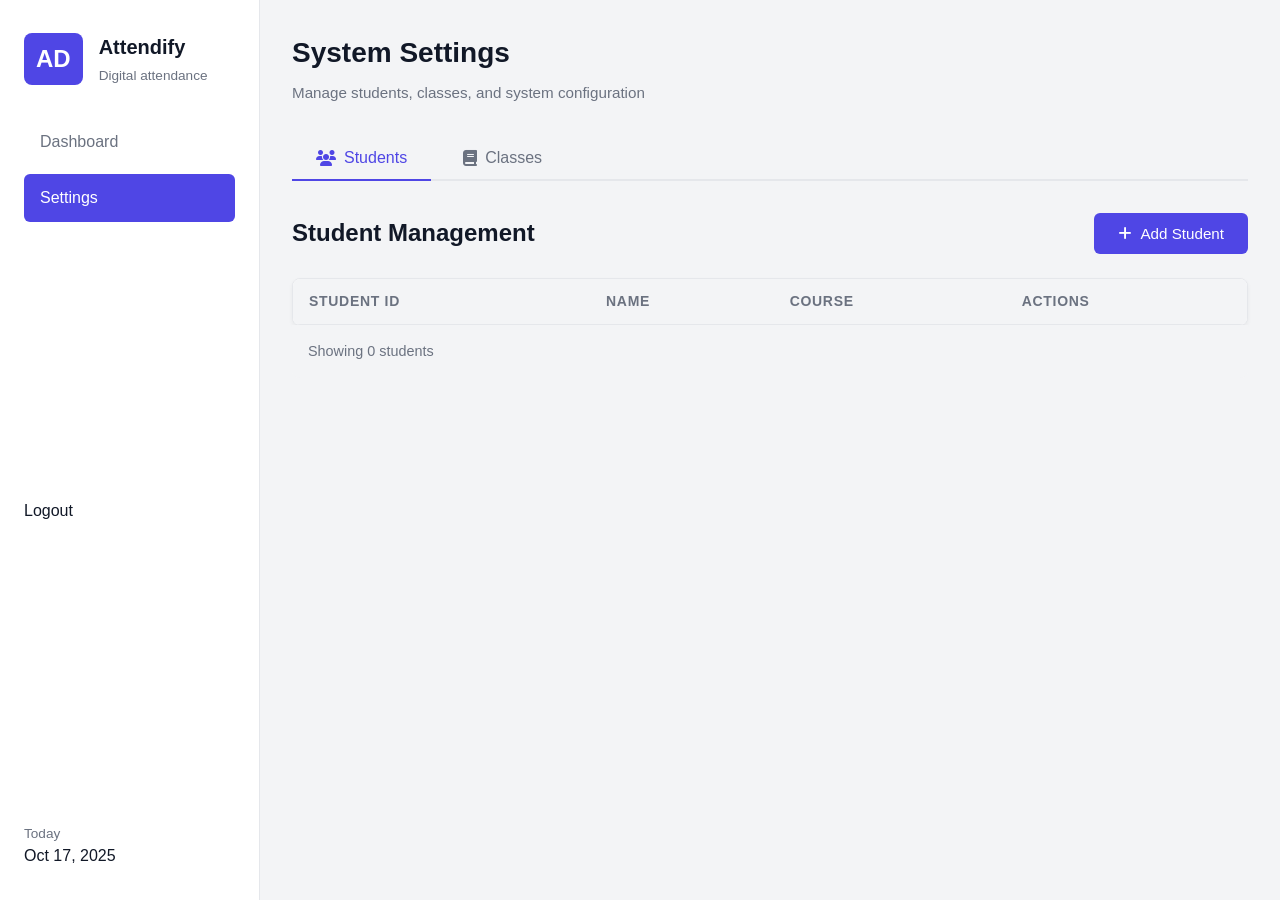
<file: html/dashboardSettingsPage.html>
<!DOCTYPE html>
<html lang="en">
<head>
  <meta charset="UTF-8">
  <meta name="viewport" content="width=device-width, initial-scale=1.0">
  <title>Admin Settings - Digital Attendance</title>
  <link rel="stylesheet" href="https://cdnjs.cloudflare.com/ajax/libs/font-awesome/6.4.0/css/all.min.css">
  <link rel="stylesheet" href="../css/styleForSettingsPage.css">
  <script src="../js/dashboardSettingsPage.js" defer></script>
</head>
<body>
  <div class="app">
    <!-- Sidebar -->
    <aside class="sidebar" id="sidebar">
      <div>
        <div class="brand">
          <div class="logo">AD</div>
          <div>
            <h1>Attendify</h1>
            <div class="kpi">Digital attendance</div>
          </div>
        </div>

        <nav>
          <a href="../html/indexForDashboardAdmin.html">Dashboard</a>
          <a href="#" class="active">Settings</a>
        </nav>
      </div>
      
      <div class="logout-section">
        <a href="../index.html" class="logout-btn">Logout</a>
      </div>

      <div class="today">
        <div class="muted">Today</div>
        <div class="date">Oct 17, 2025</div>
      </div>
    </aside>

    <!-- Main Content -->
    <main class="main">
      <button class="sidebar-toggle" id="toggleBtn">☰</button>

      <div class="header-content">
        <h1>System Settings</h1>
        <p>Manage students, classes, and system configuration</p>
      </div>

      <div class="tabs">
        <button class="tab-btn active" data-tab="students">
          <i class="fas fa-users"></i> Students
        </button>
        <button class="tab-btn" data-tab="classes">
          <i class="fas fa-book"></i> Classes
        </button>
      </div>

      <!-- Students Section -->
      <section id="students" class="tab-content active">
        <div class="section-header">
          <h2>Student Management</h2>
          <button class="add-btn" id="addStudentBtn">
            <i class="fas fa-plus"></i> Add Student
          </button>
        </div>
        <div class="table-container">
          <table id="studentTable">
            <thead>
              <tr>
                <th>Student ID</th>
                <th>Name</th>
                <th>Course</th>
                <th>Actions</th>
              </tr>
            </thead>
            <tbody>
              <!-- JS will populate students here -->
            </tbody>
          </table>
        </div>
        <div class="count-display" id="studentCount">Showing 0 students</div>
      </section>

      <!-- Classes Section -->
      <section id="classes" class="tab-content">
        <div class="section-header">
          <h2>Class Management</h2>
          <button class="add-btn" id="addClassBtn">
            <i class="fas fa-plus"></i> Add Class
          </button>
        </div>
        <div class="table-container">
          <table id="classTable">
            <thead>
              <tr>
                <th>Code</th>
                <th>Name</th>
                <th>Total Classes</th>
                <th>Instructor</th>
                <th>Schedule</th>
                <th>Room</th>
                <th>Actions</th>
              </tr>
            </thead>
            <tbody>
              <!-- JS will populate classes here -->
            </tbody>
          </table>
        </div>
        <div class="count-display" id="classCount">Showing 0 classes</div>
      </section>
    </main>
  </div>

  <!-- Student Modal -->
  <div id="studentModal" class="modal">
    <div class="modal-content">
      <div class="modal-header">
        <h3 class="modal-title" id="studentModalTitle">Add Student</h3>
        <button type="button" class="close-btn" id="closeStudentModal">&times;</button>
      </div>
      <form id="studentForm" method="POST" action="../php/addStudent.php">
        
        <div class="form-group">
          <label for="studentId">Student ID</label>
          <input class="form-input" id="studentId" name="studentId" placeholder="e.g., 2240..">
          <span class="error-message" id="studentIdError"></span>
        </div>

        <div class="form-group">
          <label for="studentName">First Name</label>
          <input class="form-input" id="studentName" name="studentName" placeholder="First Name">
          <span class="error-message" id="studentNameError"></span>
        </div>

        <div class="form-group">
          <label for="studentSurname">Last Name</label>
          <input class="form-input" id="studentSurname" name="studentSurname" placeholder="Last Name">
          <span class="error-message" id="studentSurnameError"></span>
        </div>

        <div class="form-group">
          <label for="studentPin">PIN</label>
          <input class="form-input" id="studentPin" name="studentPin" placeholder="4 digits" maxlength="4" type="password">
          <span class="error-message" id="studentPinError"></span>
        </div>

        <div class="form-group">
          <label for="studentCourse">Course Code</label>
          <input class="form-input" id="studentCourse" name="studentCourse" placeholder="Course Code">
          <span class="error-message" id="studentCourseError"></span>
        </div>

        <div class="modal-buttons">
          <button type="button" class="btn btn-cancel" id="cancelStudentBtn">Cancel</button>
          <button type="submit" class="btn btn-save" id="saveStudentBtn">Save Student</button>
        </div>
      </form>
    </div>
  </div>

<!-- Class Modal - UPDATED for Modules -->
<div id="classModal" class="modal">
  <div class="modal-content">
    <div class="modal-header">
      <h3 class="modal-title" id="classModalTitle">Add Class</h3>
      <button class="close-btn" id="closeClassModal">&times;</button>
    </div>
    <form id="classForm">
      <div class="form-group">
        <label class="form-label" for="classCode">Module Code</label>
        <input class="form-input" id="classCode" name="moduleCode" placeholder="e.g., WAD" required>
        <small style="color: #6b7280; font-size: 0.85rem;">Module code like WAD, DSA, DB</small>
      </div>
      
      <div class="form-group">
        <label class="form-label" for="className">Module Name</label>
        <input class="form-input" id="className" name="moduleName" placeholder="e.g., Web Application Development" required>
      </div>
      
      <!-- Total Sessions -->
      <div class="form-group">
        <label class="form-label" for="classTotalSessions">Total Sessions</label>
        <input class="form-input" id="classTotalSessions" name="totalSessions" 
               placeholder="How many classes will be held?" type="number" min="1" value="12" required>
        <small style="color: #6b7280; font-size: 0.85rem;">Total number of times this class will meet</small>
      </div>
      
      <div class="form-group">
        <label class="form-label" for="classInstructor">Instructor</label>
        <input class="form-input" id="classInstructor" name="instructor" placeholder="Instructor Name" required>
      </div>
      
      <div class="form-group">
        <label class="form-label" for="classDay">Day of Week</label>
        <select class="form-input" id="classDay" name="dayOfWeek" required>
          <option value="">Select a day</option>
          <option value="Monday">Monday</option>
          <option value="Tuesday">Tuesday</option>
          <option value="Wednesday">Wednesday</option>
          <option value="Thursday">Thursday</option>
          <option value="Friday">Friday</option>
          <option value="Saturday">Saturday</option>
          <option value="Sunday">Sunday</option>
        </select>
      </div>
      
      <div class="form-group">
        <label class="form-label" for="classStartTime">Start Time</label>
        <input class="form-input" id="classStartTime" name="startTime" type="time" required>
      </div>
      
      <div class="form-group">
        <label class="form-label" for="classEndTime">End Time</label>
        <input class="form-input" id="classEndTime" name="endTime" type="time" required>
      </div>
      
      <div class="form-group">
        <label class="form-label" for="classRoom">Room</label>
        <input class="form-input" id="classRoom" name="room" placeholder="e.g., A101" required>
      </div>
      
      <div class="modal-buttons">
        <button type="button" class="btn btn-cancel" id="cancelClassBtn">Cancel</button>
        <button class="btn btn-save" id="saveClassBtn" type="submit">Save Class</button>
      </div>
    </form>
  </div>
</div>

  <script>
    const toggleBtn = document.getElementById('toggleBtn');
    const sidebar = document.getElementById('sidebar');
    const navLinks = sidebar.querySelectorAll('nav a');

    toggleBtn.addEventListener('click', () => {
      sidebar.classList.toggle('show');
    });

    navLinks.forEach(link => {
      link.addEventListener('click', () => {
        if (window.innerWidth <= 768) {
          sidebar.classList.remove('show');
        }
      });
    });
  </script>
</body>
</html>
</file>
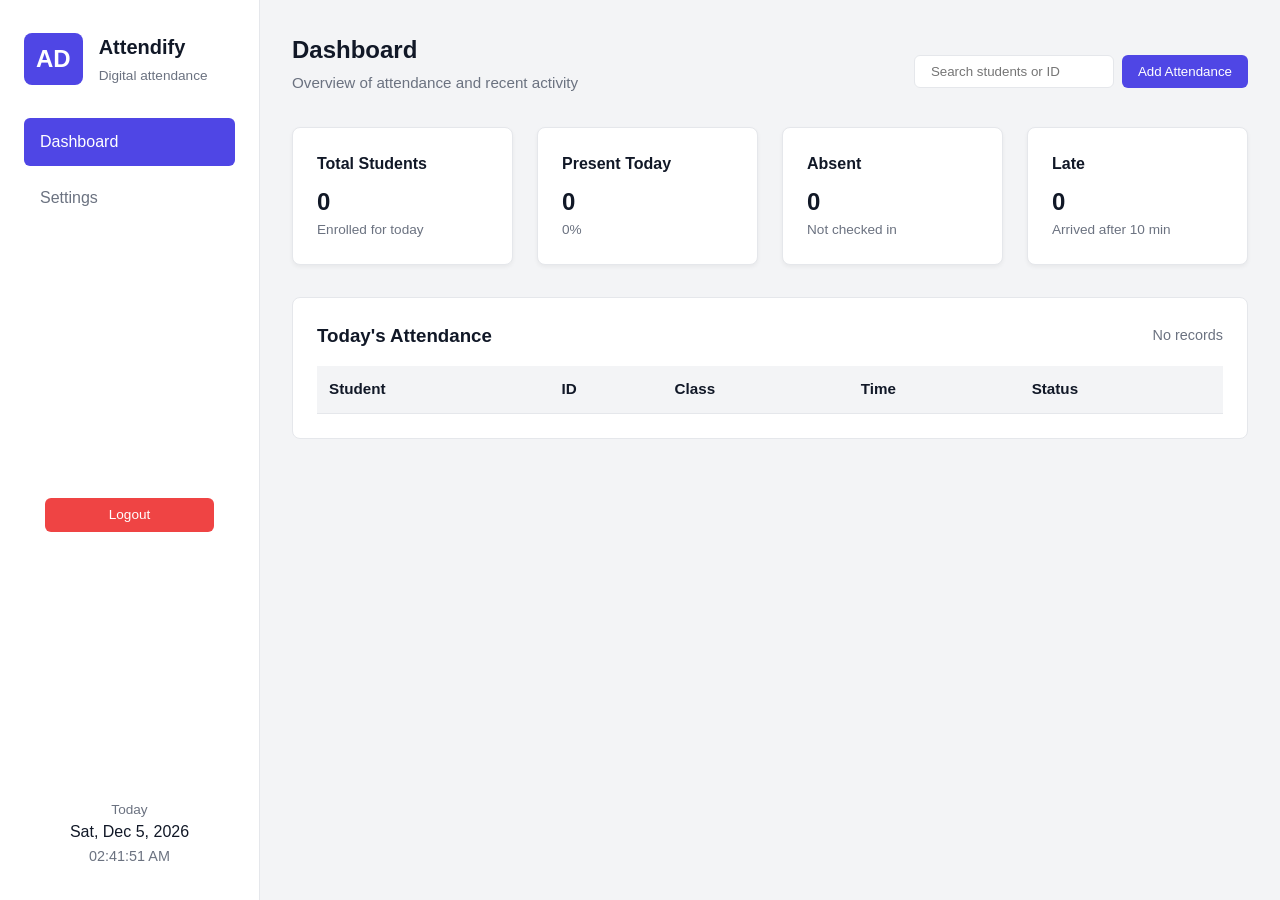
<file: html/indexForDashboardAdmin.html>
<!DOCTYPE html>
<html lang="en">
<head>
  <meta charset="UTF-8" />
  <meta name="viewport" content="width=device-width, initial-scale=1.0" />
  <title>Attendance Dashboard</title>
  <link rel="stylesheet" href="../css/styleForDashboard.css" />
  <script src="../js/dashboardAdmin.js" defer></script>
</head>
<body>
  <div class="app">
    <!-- Sidebar -->
    <aside class="sidebar" id="sidebar">
      <div class="sidebar-top">
        <div class="brand">
          <div class="logo">AD</div>
          <div>
            <h1>Attendify</h1>
            <div class="kpi">Digital attendance</div>
          </div>
        </div>

        <nav>
          <a href="#" class="active">Dashboard</a>
          <a href="../html/dashboardSettingsPage.html">Settings</a>
        </nav>
      </div>

      <a href="../index.html" class="logout-btn">Logout</a>

      <div class="today">
        <div class="muted">Today</div>
        <div class="date" id="todayDate"></div>
      </div>
    </aside>
    
    <div id="overlay"></div>


    <!-- Main Content -->
    <main class="main">
      <button class="sidebar-toggle" id="toggleBtn">☰</button>

      <div class="topbar">
        <div>
          <h2>Dashboard</h2>
          <div class="muted">Overview of attendance and recent activity</div>
        </div>

        <div class="search">
          <input type="text" id="searchInput" placeholder="Search students or ID" />
          <button class="btn" id="addAttendanceBtn">Add Attendance</button>
        </div>
      </div>

      <!-- Stats Section -->
      <section class="stats">
        <div class="card">
          <h3>Total Students</h3>
          <p id="totalStudents">0</p>
          <div class="muted">Enrolled for today</div>
        </div>

        <div class="card">
          <h3>Present Today</h3>
          <p id="presentStudents">0</p>
          <div class="muted" id="presentPercent">0%</div>
        </div>

        <div class="card">
          <h3>Absent</h3>
          <p id="absentStudents">0</p>
          <div class="muted">Not checked in</div>
        </div>

        <div class="card">
          <h3>Late</h3>
          <p id="lateStudents">0</p>
          <div class="muted">Arrived after 10 min</div>
        </div>
      </section>

      <!-- Recent Attendance -->
      <section class="panel">
        <div class="panel-header">
          <h3>Today's Attendance</h3>
          <div class="muted" id="tableCount">No records</div>
        </div>

        <!-- Table (Desktop view) -->
        <div class="attendance-table">
          <table>
            <thead>
              <tr>
                <th>Student</th>
                <th>ID</th>
                <th>Class</th>
                <th>Time</th>
                <th>Status</th>
              </tr>
            </thead>
            <tbody id="attendanceTableBody">
              <!-- Data dynamically injected by JS -->
            </tbody>
          </table>
        </div>

        <!-- Cards (Mobile view) -->
        <div class="attendance-cards" id="attendanceCards">
          <!-- Data dynamically injected by JS -->
        </div>
      </section>
    </main>
  </div>
</body>
</html>
</file>
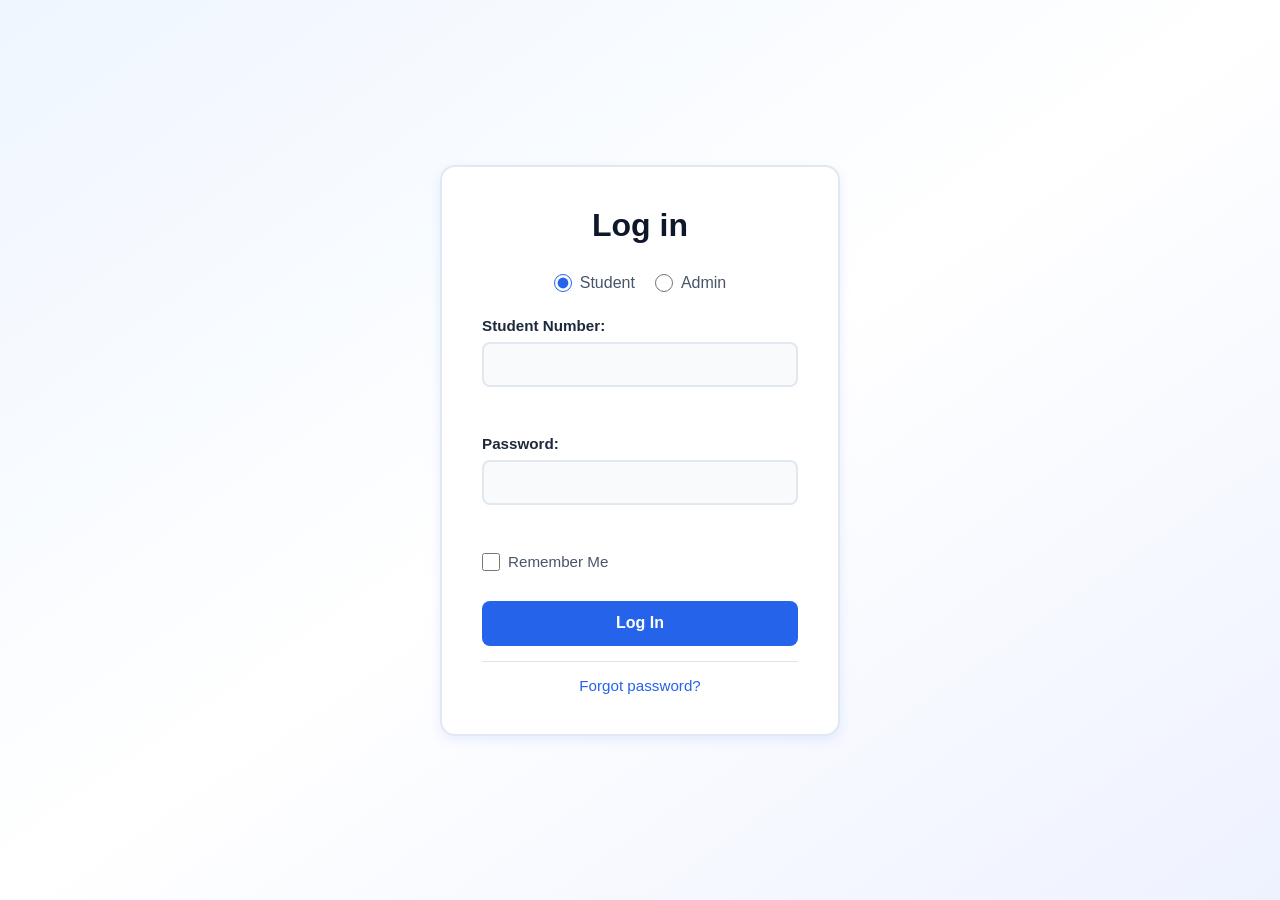
<file: html/indexForlogIn.html>
<!DOCTYPE html>
<html lang="en">
<head>
    <meta charset="UTF-8">
    <meta name="viewport" content="width=device-width, initial-scale=1.0">
    <title>Digital Attendance Login</title>
    <link rel="stylesheet" href="../css/styleForLogIn.css">
    <script src="../js/validationForLogIn.js" defer></script>
</head>
<body>
    <div class="box">
        <div class="login-box">
            <div class="heading">
                <h1>Log in</h1>
            </div>

            <form id="logInForm" method="post" action="../php/logIn.php">
                <div class="radioType">
                    <div class="studentRadio">
                        <input type="radio" name="S/A" id="studentRadioLogIn" value="student" checked>
                        <label for="studentRadioLogIn">Student</label>
                    </div>
                    <div class="adminRadio">
                        <input type="radio" name="S/A" id="adminRadioLogIn" value="admin">
                        <label for="adminRadioLogIn">Admin</label>
                    </div>
                </div>

                <div class="input-group" id="loginFields">
                    <!-- Student Fields -->
                    <div class="input-field studentField">
                        <label for="loginNumberSL">Student Number:</label>
                        <input type="text" name="studentNo" class="input-box" id="loginNumberSL">
                        <span class="error-message" id="loginStudentNumberError"></span>
                    </div>

                    <div class="input-field studentField">
                        <label for="loginPasswordSL">Password:</label>
                        <input type="password" name="studentPassword" class="input-box" id="loginPasswordSL">
                        <span class="error-message" id="loginPasswordError"></span>
                    </div>

                    <!-- Admin Fields -->
                    <div class="input-field adminField" style="display:none;">
                        <label for="adminUsernameSL">Admin Username:</label>
                        <input type="text" name="adminUsername" class="input-box" id="adminUsernameSL">
                        <span class="error-message" id="adminUsernameError"></span>
                    </div>

                    <div class="input-field adminField" style="display:none;">
                        <label for="adminPasswordSL">Admin Password:</label>
                        <input type="password" name="adminPassword" class="input-box" id="adminPasswordSL">
                        <span class="error-message" id="adminPasswordError"></span>
                    </div>

                    <div class="remember">
                        <input type="checkbox" id="form-check" class="check">
                        <label for="form-check">Remember Me</label>
                    </div>

                    <div class="submit">
                        <button type="submit" class="login-btn">Log In</button>
                    </div>
                </div>
            </form>

            <div class="forgot">
                <a href="" target="_blank" class="forgot-text">Forgot password?</a>
            </div>
        </div>
    </div>
</body>
</html>
</file>
<file: css/styleForSettingsPage.css>
/* ===== Global Reset & Base Styles ===== */
* {
  margin: 0;
  padding: 0;
  box-sizing: border-box;
}

:root {
  --primary: #4f46e5;
  --secondary: #f3f4f6;
  --background: #ffffff;
  --text: #111827;
  --muted: #6b7280;
  --present: #10b981;
  --late: #f59e0b;
  --absent: #ef4444;
  --border: #e5e7eb;
}

body {
  font-family: 'Segoe UI', Tahoma, Geneva, Verdana, sans-serif;
  background: var(--secondary);
  color: var(--text);
  line-height: 1.5;
}

a {
  color: inherit;
  text-decoration: none;
}

/* ===== Layout ===== */
.app {
  display: flex;
  min-height: 100vh;
  height: auto;
  overflow-x: hidden;
}

/* ===== Sidebar ===== */
.sidebar {
  width: 260px;
  background: var(--background);
  border-right: 1px solid var(--border);
  padding: 2rem 1.5rem;
  display: flex;
  flex-direction: column;
  justify-content: space-between;
  transition: transform 0.3s ease;
  z-index: 1000;
}

.sidebar-toggle {
  background: none;
  border: none;
  font-size: 1.5rem;
  cursor: pointer;
  margin-bottom: 1rem;
  color: var(--primary);
  display: none;
}

/* ===== Responsive Sidebar ===== */
@media (max-width: 768px) {
  .sidebar-toggle {
    display: block;
  }

  .sidebar {
    position: fixed;
    top: 0;
    left: 0;
    height: 100vh;
    transform: translateX(-100%);
    width: 220px;
    padding: 2rem 1rem;
    background: var(--background);
    flex-direction: column;
    align-items: flex-start;
    box-shadow: 2px 0 5px rgba(0, 0, 0, 0.05);
  }

  .sidebar.show {
    transform: translateX(0);
  }

  .app {
    flex-direction: column;
  }
}

/* ===== Sidebar Content ===== */
.brand {
  display: flex;
  align-items: center;
  gap: 1rem;
  margin-bottom: 2rem;
}

.logo {
  background: var(--primary);
  color: #fff;
  font-weight: bold;
  font-size: 1.5rem;
  padding: 0.5rem 0.75rem;
  border-radius: 0.5rem;
}

.brand h1 {
  font-size: 1.25rem;
  margin-bottom: 0.25rem;
}

.kpi {
  color: var(--muted);
  font-size: 0.85rem;
}

.sidebar nav a {
  display: block;
  padding: 0.75rem 1rem;
  margin-bottom: 0.5rem;
  border-radius: 0.375rem;
  color: var(--muted);
  transition: background 0.2s ease;
}

.sidebar nav a.active,
.sidebar nav a:hover {
  background: var(--primary);
  color: #fff;
}

.today {
  margin-top: 2rem;
}

.today .muted {
  font-size: 0.85rem;
  color: var(--muted);
}

.today .date {
  font-size: 1rem;
  font-weight: 500;
}

/* ===== Main Content ===== */
.main {
  flex: 1;
  padding: 2rem;
  overflow: visible;
}

/* ===== Header Content ===== */
.header-content {
  margin-bottom: 2rem;
}

.header-content h1 {
  font-size: 1.75rem;
  font-weight: 700;
  color: var(--text);
  margin-bottom: 0.5rem;
}

.header-content p {
  color: var(--muted);
  font-size: 0.95rem;
}

/* ===== Tabs ===== */
.tabs {
  display: flex;
  gap: 0.5rem;
  margin-bottom: 2rem;
  border-bottom: 2px solid var(--border);
}

.tab-btn {
  background: none;
  border: none;
  padding: 0.75rem 1.5rem;
  cursor: pointer;
  color: var(--muted);
  font-size: 1rem;
  font-weight: 500;
  display: flex;
  align-items: center;
  gap: 0.5rem;
  border-bottom: 2px solid transparent;
  margin-bottom: -2px;
  transition: all 0.2s ease;
}

.tab-btn:hover {
  color: var(--text);
}

.tab-btn.active {
  color: var(--primary);
  border-bottom-color: var(--primary);
}

/* ===== Tab Content ===== */
.tab-content {
  display: none;
}

.tab-content.active {
  display: block;
  animation: fadeIn 0.3s ease;
}

@keyframes fadeIn {
  from { 
    opacity: 0; 
    transform: translateY(10px); 
  }
  to { 
    opacity: 1; 
    transform: translateY(0); 
  }
}

/* ===== Section Header ===== */
.section-header {
  display: flex;
  justify-content: space-between;
  align-items: center;
  margin-bottom: 1.5rem;
}

.section-header h2 {
  font-size: 1.5rem;
  font-weight: 600;
  color: var(--text);
}

.add-btn {
  background: var(--primary);
  color: #fff;
  border: none;
  padding: 0.75rem 1.5rem;
  border-radius: 0.375rem;
  font-size: 0.95rem;
  font-weight: 500;
  cursor: pointer;
  display: flex;
  align-items: center;
  gap: 0.5rem;
  transition: background 0.2s ease;
}

.add-btn:hover {
  background: #4338ca;
}

/* ===== Tables ===== */
.table-container {
  background: var(--background);
  border-radius: 0.5rem;
  overflow-x: auto;
  border: 1px solid var(--border);
  box-shadow: 0 2px 4px rgba(0, 0, 0, 0.05);
}

table {
  width: 100%;
  border-collapse: collapse;
  min-width: 600px;
}

thead {
  background: var(--secondary);
}

th {
  text-align: left;
  padding: 0.75rem 1rem;
  font-weight: 600;
  color: var(--muted);
  font-size: 0.875rem;
  text-transform: uppercase;
  letter-spacing: 0.05em;
  border-bottom: 1px solid var(--border);
}

td {
  padding: 0.75rem 1rem;
  border-bottom: 1px solid var(--border);
  font-size: 0.95rem;
}

tr:last-child td {
  border-bottom: none;
}

tbody tr:hover {
  background: var(--secondary);
}

/* ===== Action Buttons ===== */
.action-btn {
  background: none;
  border: none;
  padding: 0.5rem;
  border-radius: 0.375rem;
  cursor: pointer;
  color: var(--muted);
  transition: all 0.2s ease;
  margin-right: 0.25rem;
}

.action-btn:hover {
  background: var(--secondary);
}

.edit-btn:hover {
  color: var(--primary);
}

.delete-btn:hover {
  color: var(--absent);
}

/* ===== Count Display ===== */
.count-display {
  padding: 1rem;
  background: var(--secondary);
  color: var(--muted);
  font-size: 0.9rem;
  border-radius: 0 0 0.5rem 0.5rem;
  margin-top: -1px;
}

/* ===== Modals ===== */
.modal {
  display: none;
  position: fixed;
  top: 0;
  left: 0;
  width: 100%;
  height: 100%;
  background: rgba(0, 0, 0, 0.5);
  align-items: center;
  justify-content: center;
  z-index: 2000;
  animation: fadeIn 0.3s ease;
}

.modal.show {
  display: flex;
}

.modal-content {
  background: var(--background);
  padding: 2rem;
  border-radius: 0.5rem;
  width: 90%;
  max-width: 500px;
  max-height: 90vh;
  overflow-y: auto;
  box-shadow: 0 20px 25px -5px rgba(0, 0, 0, 0.1), 0 10px 10px -5px rgba(0, 0, 0, 0.04);
  animation: modalSlideIn 0.3s ease;
}

@keyframes modalSlideIn {
  from { 
    opacity: 0; 
    transform: translateY(-20px) scale(0.95); 
  }
  to { 
    opacity: 1; 
    transform: translateY(0) scale(1); 
  }
}

.modal-header {
  display: flex;
  justify-content: space-between;
  align-items: center;
  margin-bottom: 1.5rem;
}

.modal-title {
  font-size: 1.25rem;
  font-weight: 600;
  color: var(--text);
}

.close-btn {
  background: none;
  border: none;
  font-size: 1.5rem;
  cursor: pointer;
  color: var(--muted);
  transition: color 0.2s ease;
  line-height: 1;
}

.close-btn:hover {
  color: var(--text);
}

.form-group {
  margin-bottom: 1.25rem;
}

.form-label {
  display: block;
  margin-bottom: 0.5rem;
  font-weight: 500;
  color: var(--text);
  font-size: 0.95rem;
}

.form-input {
  width: 100%;
  padding: 0.75rem 1rem;
  border: 1px solid var(--border);
  border-radius: 0.375rem;
  font-size: 1rem;
  outline: none;
  transition: border-color 0.2s ease, box-shadow 0.2s ease;
}

.form-input:focus {
  border-color: var(--primary);
  box-shadow: 0 0 0 3px rgba(79, 70, 229, 0.1);
}

.modal-buttons {
  display: flex;
  justify-content: flex-end;
  gap: 1rem;
  margin-top: 1.5rem;
}

.btn {
  padding: 0.75rem 1.5rem;
  border: none;
  border-radius: 0.375rem;
  font-size: 0.95rem;
  font-weight: 500;
  cursor: pointer;
  transition: all 0.2s ease;
}

.btn-cancel {
  background: var(--secondary);
  color: var(--text);
}

.btn-cancel:hover {
  background: var(--border);
}

.btn-save {
  background: var(--primary);
  color: #fff;
}

.btn-save:hover {
  background: #4338ca;
}

/* ===== Responsive Adjustments ===== */
@media (max-width: 768px) {
  .main {
    padding: 1rem;
  }

  .header-content h1 {
    font-size: 1.5rem;
  }

  .section-header {
    flex-direction: column;
    align-items: flex-start;
    gap: 1rem;
  }

  .tabs {
    flex-direction: row;
    overflow-x: auto;
  }

  .tab-btn {
    white-space: nowrap;
  }

  .modal-content {
    margin: 1rem;
    padding: 1.5rem;
  }

  .modal-buttons {
    flex-direction: column;
  }

  .btn {
    width: 100%;
  }
}
.error-message {
    color: #dc2626;
    font-size: 0.85rem;
    margin-top: 2px;
    min-height: 20px;
}

input.incorrect {
    border-color: #dc2626;
    background: #ffffff;
}
</file>
<file: css/styleForDashboard.css>
/* ===== Global Reset & Base Styles ===== */
* {
  margin: 0;
  padding: 0;
  box-sizing: border-box;
}

:root {
  --primary: #4f46e5;
  --secondary: #f3f4f6;
  --background: #ffffff;
  --text: #111827;
  --muted: #6b7280;
  --present: #10b981;
  --late: #f59e0b;
  --absent: #ef4444;
  --border: #e5e7eb;
}

body {
  font-family: 'Segoe UI', Tahoma, Geneva, Verdana, sans-serif;
  background: var(--secondary);
  color: var(--text);
  line-height: 1.5;
}

a {
  color: inherit;
  text-decoration: none;
}

/* ===== Layout ===== */
.app {
  display: flex;
  min-height: 100vh;
  height: auto; 
  overflow-x: hidden;
}

/* ===== Sidebar ===== */
.sidebar {
  width: 260px;
  background: var(--background);
  border-right: 1px solid var(--border);
  padding: 2rem 1.5rem;
  display: flex;
  flex-direction: column;
  justify-content: space-between;
  transition: transform 0.3s ease;
  z-index: 1000;
}

.sidebar-toggle {
  background: none;
  border: none;
  font-size: 1.5rem;
  cursor: pointer;
  margin-bottom: 1rem;
  color: var(--primary);
  display: none;
}

/* ===== Responsive Sidebar ===== */
@media (max-width: 768px) {
  .sidebar-toggle {
    display: block;
  }

  .sidebar {
    position: fixed;
    top: 0;
    left: 0;
    height: 100vh;
    transform: translateX(-100%);
    width: 220px;
    padding: 2rem 1rem;
    background: var(--background);
    flex-direction: column;
    align-items: flex-start;
    box-shadow: 2px 0 5px rgba(0, 0, 0, 0.05);
  }

  .sidebar.show {
    transform: translateX(0);
  }

  .app {
    flex-direction: column;
  }
}
.overlay {
  position: fixed;
  top: 0;
  left: 0;
  width: 100%;
  height: 100%;
  background: rgba(0, 0, 0, 0.4);
  display: none;
  z-index: 999;
}

.overlay.show {
  display: block;
}
/* ===== Sidebar Content ===== */
.brand {
  display: flex;
  align-items: center;
  gap: 1rem;
  margin-bottom: 2rem;
}

.logo {
  background: var(--primary);
  color: #fff;
  font-weight: bold;
  font-size: 1.5rem;
  padding: 0.5rem 0.75rem;
  border-radius: 0.5rem;
}

.brand h1 {
  font-size: 1.25rem;
  margin-bottom: 0.25rem;
}

.kpi {
  color: var(--muted);
  font-size: 0.85rem;
}

.sidebar nav a {
  display: block;
  padding: 0.75rem 1rem;
  margin-bottom: 0.5rem;
  border-radius: 0.375rem;
  color: var(--muted);
  transition: background 0.2s ease;
}

.sidebar nav a.active,
.sidebar nav a:hover {
  background: var(--primary);
  color: #fff;
}

/* ===== Logout Button ===== */
.logout-btn {
  display: block;
  margin-top: 1rem;
  padding: 0.4rem 1rem;
  background: var(--absent);
  color: #fff;
  font-size: 0.85rem;
  text-align: center;
  border-radius: 0.375rem;
  transition: background 0.2s ease;
  width: 80%;
  margin-left: auto;
  margin-right: auto;
}

.logout-btn:hover {
  background: #dc2626;
}

/* Keeps logout + today section at bottom */
.bottom-section {
  display: flex;
  flex-direction: column;
  gap: 1rem;
  margin-top: auto;
}


.today {
  margin-top: 2rem;
}

.today .muted {
  font-size: 0.85rem;
  color: var(--muted);
}

.today .date {
  font-size: 1rem;
  font-weight: 500;
}

/* ===== Main Content ===== */
.main {
  flex: 1;
  padding: 2rem;
  overflow: visible; 
}

/* ===== Topbar ===== */
.topbar {
  display: flex;
  justify-content: space-between;
  align-items: center;
  flex-wrap: wrap;
  margin-bottom: 2rem;
}

.topbar h2 {
  font-size: 1.5rem;
  margin-bottom: 0.25rem;
}

.topbar .muted {
  color: var(--muted);
  font-size: 0.95rem;
}

.search {
  display: flex;
  gap: 0.5rem;
  margin-top: 1rem;
}

.search input {
  padding: 0.5rem 1rem;
  border: 1px solid var(--border);
  border-radius: 0.375rem;
  outline: none;
  width: 200px;
}

.btn {
  padding: 0.5rem 1rem;
  background: var(--primary);
  color: #fff;
  border: none;
  border-radius: 0.375rem;
  cursor: pointer;
  transition: background 0.2s ease;
}

.btn:hover {
  background: #4338ca;
}

/* ===== Stats Cards ===== */
.stats {
  display: grid;
  grid-template-columns: repeat(auto-fit, minmax(180px, 1fr));
  gap: 1.5rem;
  margin-bottom: 2rem;
  width: 100%;
}


@media (max-width: 768px) {
  .stats {
    grid-template-columns: 1fr;
    gap: 1rem;
  }
}

.card {
  background: var(--background);
  padding: 1.5rem;
  border-radius: 0.5rem;
  box-shadow: 0 2px 4px rgba(0, 0, 0, 0.05);
  border: 1px solid var(--border);
}

.card h3 {
  font-size: 1rem;
  margin-bottom: 0.5rem;
}

.card p {
  font-size: 1.5rem;
  font-weight: bold;
}

.card .muted {
  font-size: 0.85rem;
  color: var(--muted);
}

/* ===== Panel & Table ===== */
.panel {
  background: var(--background);
  padding: 1.5rem;
  border-radius: 0.5rem;
  border: 1px solid var(--border);
  overflow-x: auto;
}

.panel-header {
  display: flex;
  justify-content: space-between;
  align-items: center;
  margin-bottom: 1rem;
}

.panel-header .muted {
  color: var(--muted);
  font-size: 0.9rem;
}

table {
  width: 100%;
  border-collapse: collapse;
  min-width: 600px;
}

thead {
  background: var(--secondary);
}

th, td {
  text-align: left;
  padding: 0.75rem;
  border-bottom: 1px solid var(--border);
  font-size: 0.95rem;
}

td.flex {
  display: flex;
  align-items: center;
  gap: 0.5rem;
}

.avatar {
  width: 32px;
  height: 32px;
  background: var(--border);
  border-radius: 50%;
}

/* ===== Status Tags ===== */
.status {
  padding: 0.25rem 0.5rem;
  border-radius: 0.375rem;
  font-size: 0.8rem;
  font-weight: 600;
  display: inline-block;
  text-transform: uppercase;
}

.status.present {
  background: #d1fae5;
  color: var(--present);
}

.status.late {
  background: #fef3c7;
  color: var(--late);
}

.status.absent {
  background: #fee2e2;
  color: var(--absent);
}

/* ===== Responsive Attendance Section ===== */
.attendance-table {
  display: block;
}

.attendance-cards {
  display: none;
  flex-direction: column;
  gap: 1rem;
}

/* Individual attendance card */
.attendance-cards .card {
  padding: 1rem;
  display: flex;
  flex-direction: column;
  gap: 0.5rem;
  border: 1px solid var(--border);
  background: var(--background);
  border-radius: 0.5rem;
  box-shadow: 0 2px 4px rgba(0, 0, 0, 0.03);
}

.attendance-cards .card .flex {
  display: flex;
  align-items: center;
  gap: 0.75rem;
}

.attendance-cards .card strong {
  font-size: 1rem;
  color: var(--text);
}

.attendance-cards .card .muted {
  font-size: 0.85rem;
  color: var(--muted);
}

/* Responsive Switch: Show cards, hide table on mobile */
@media (max-width: 768px) {
  .attendance-table {
    display: none;
  }

  .attendance-cards {
    display: flex;
  }

  .topbar {
    flex-direction: column;
    align-items: flex-start;
  }

  .search input {
    width: 100%;
  }
}
/* ===== Layout Flex Responsiveness ===== */
.app {
  display: flex;
  flex-direction: row;
  min-height: 100vh;
  flex-wrap: nowrap;
}

.sidebar {
  flex-shrink: 0;
}

.main {
  flex: 1;
  min-width: 0;
  overflow: auto;
}

/* ===== Logout Button Position Fix ===== */
.logout-btn {
  display: block;
  margin: 1rem auto 0;
  padding: 0.4rem 1rem;
  background: var(--absent);
  color: #fff;
  font-size: 0.85rem;
  text-align: center;
  border-radius: 0.375rem;
  transition: background 0.2s ease;
  width: 80%;
}

.logout-btn:hover {
  background: #dc2626;
}

/* ===== Today Section Adjust ===== */
.today {
  margin-top: 1rem;
  text-align: center;
}
</file>
<file: css/styleForLogIn.css>
* {
    margin: 0;
    padding: 0;
    box-sizing: border-box;
    font-family: "Poppins", sans-serif;
}

body {
    background: linear-gradient(to bottom right, #eff6ff, #ffffff, #eef2ff);
    min-height: 100vh;
    color: #1e293b;
}

.box {
    display: flex;
    align-items: center;
    justify-content: center;
    min-height: 100vh;
    padding: 20px;
}

.login-box {
    display: flex;
    flex-direction: column;
    background: #fff;
    border: 2px solid #e2e8f0;
    border-radius: 15px;
    padding: 40px;
    box-shadow: 0 4px 12px rgba(37, 99, 235, 0.1);
    max-width: 400px;
    width: 100%;
    transition: all 0.3s ease;
}

.login-box:hover {
    box-shadow: 0 8px 20px rgba(37, 99, 235, 0.18);
}

.heading {
    display: flex;
    flex-direction: column;
    align-items: center;
    justify-content: center;
    padding-bottom: 25px;
}

.heading h1 {
    color: #0f172a;
    font-size: 2rem;
    margin-bottom: 5px;
}

.radioType {
    display: flex;
    gap: 20px;
    justify-content: center;
    margin-bottom: 25px;
}

.studentRadio,
.adminRadio {
    display: flex;
    align-items: center;
    gap: 8px;
}

.radioType input[type="radio"] {
    width: 18px;
    height: 18px;
    cursor: pointer;
    accent-color: #2563eb;
}

.radioType label {
    font-weight: 500;
    color: #475569;
    cursor: pointer;
    user-select: none;
}

.input-group {
    display: flex;
    flex-direction: column;
    width: 100%;
}

.input-field {
    display: flex;
    flex-direction: column;
    gap: 8px;
    width: 100%;
    margin-bottom: 18px;
}

.input-field label {
    font-weight: 600;
    color: #1e293b;
    font-size: 0.95rem;
}

.input-field input {
    height: 45px;
    border-radius: 8px;
    border: 2px solid #e2e8f0;
    outline: none;
    background: #f8fafc;
    padding: 0 15px;
    font-size: 1rem;
    transition: all 0.3s ease;
}

.input-field input:focus {
    border-color: #2563eb;
    background: #fff;
    box-shadow: 0 0 0 3px rgba(37, 99, 235, 0.1);
}

.input-field input::placeholder {
    color: #94a3b8;
}

.error-message {
    color: #dc2626;
    font-size: 0.85rem;
    margin-top: 2px;
    min-height: 20px;
}

input.incorrect {
    border-color: #dc2626;
    background: #ffffff;
}

.remember {
    display: flex;
    align-items: center;
    gap: 8px;
    margin-bottom: 20px;
}

.remember input[type="checkbox"] {
    width: 18px;
    height: 18px;
    cursor: pointer;
    accent-color: #2563eb;
}

.remember label {
    color: #475569;
    font-size: 0.95rem;
    cursor: pointer;
    user-select: none;
}

.submit {
    display: flex;
    flex-direction: column;
    align-items: center;
    margin-top: 10px;
}

.login-btn {
    width: 100%;
    height: 45px;
    border-radius: 8px;
    border: none;
    cursor: pointer;
    font-weight: 600;
    font-size: 1rem;
    color: white;
    background-color: #2563eb;
    transition: all 0.2s ease;
}

.login-btn:hover {
    background-color: #1e40af;
    transform: translateY(-1px);
    box-shadow: 0 4px 12px rgba(37, 99, 235, 0.3);
}

.login-btn:active {
    transform: translateY(0);
}

.forgot {
    display: flex;
    align-items: center;
    justify-content: center;
    margin-top: 15px;
    border-top: 1px solid #e1e3e5;

}

.forgot-text {
    color: #2563eb;
    text-decoration: none;
    font-size: 0.95rem;
    font-weight: 500;
    transition: color 0.2s ease;
    margin-top: 15px;

}

.forgot-text:hover {
    color: #1e40af;
    text-decoration: underline;
}
</file>
